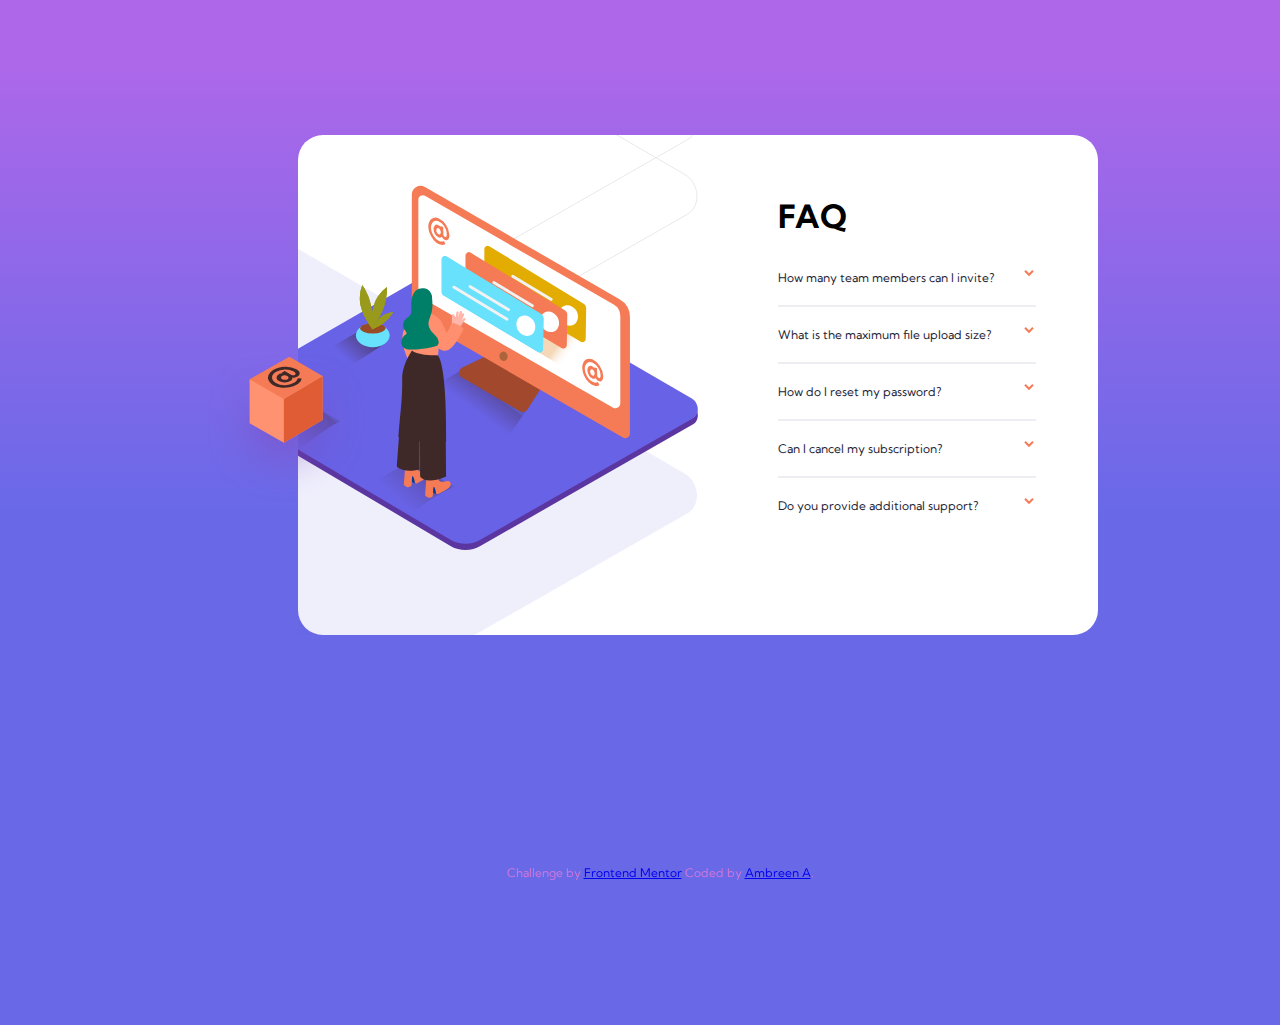
<file: index.html>
<!DOCTYPE html>
<html lang="en">
  <head>
    <meta charset="UTF-8" />
    <meta name="viewport" content="width=device-width, initial-scale=1.0" />

    <!--  Fonts -->
    <link
      href="https://fonts.googleapis.com/css2?family=Kumbh+Sans&display=swap"
      rel="stylesheet"
    />
    <link
      href="https://fonts.googleapis.com/css2?family=Kumbh+Sans:wght@400;700&display=swap"
      rel="stylesheet"
    />
    <link
      href="https://fonts.googleapis.com/css2?family=Kumbh+Sans:wght@300;700&display=swap"
      rel="stylesheet"
    />
    <link rel="stylesheet" href="./style.css" />
    <link rel="stylesheet" href="./mobile-design.css">
    <!-- displays site properly based on user's device -->

   
    <link
      rel="icon"
      type="image/png"
      sizes="32x32"
      href="./images/favicon-32x32.png"
    />

    <title>Frontend Mentor | FAQ Accordion Card</title>
  </head>
  <body> 

    <!-- 
      Div 1 .box absolute/5
      Div 2  relative/3
      Div 3  relative/2
      Div 4 absolute 1
      Div 5 8


     -->
   
    <div class="main-wrapper">
      <div class="box"></div>
    <div class="wrapper">
      

      <div id="main-div">
        
      
        <div class="img-div">
         
       

     
      </div>
      <div id="questions">
        <h1>FAQ</h1>
        <button class="question" >
          How many team members can I invite?
          <img id="arrow" src="./images/icon-arrow-down.svg" alt="">
        </button>
        
        <p id="answers">
          You can invite up to 2 additional users on the Free plan. There is no
          limit on team members for the Premium plan.
        </p>
        <hr>
        <button class="question" >
          What is the maximum file upload size?
          <img id="arrow" src="./images/icon-arrow-down.svg" alt="">
        </button>
        
        <p id="answers">
          No more than 2GB. All files in your account must fit your allotted
          storage space.
        </p>
        <hr>
        <button class="question" >
          How do I reset my password?
          <img id="arrow" src="./images/icon-arrow-down.svg" alt="">
        </button>
        
        <p id="answers">
          Click “Forgot password” from the login page or “Change password” from
          your profile page. A reset link will be emailed to you.
        </p>
        <hr>
        <button class="question" >
          Can I cancel my subscription?
          <img id="arrow" src="./images/icon-arrow-down.svg" alt="">
        </button>
        
        <p id="answers">
          Yes! Send us a message and we’ll process your request no questions
          asked.
        </p>
  <hr>
        <button class="question" >
          Do you provide additional support?
          <img  id="arrow" src="./images/icon-arrow-down.svg" alt="">
        </button>
        
        <p id="answers">
          Chat and email support is available 24/7. Phone lines are open during
          normal business hours.
        </p>
      </div>
  
    </div>
    
    



    </div>
    
    </div>
  

    <!-- <div class="attribution"></div> -->

    <footer>
      Challenge by
      <a href="https://www.frontendmentor.io?ref=challenge" target="_blank"
        >Frontend Mentor</a
      > Coded by <a href="#">Ambreen A</a>.
    </footer>
  </body>
  
  <script src="./script.js"></script>
</html>
</file>
<file: style.css>
body {
  background: linear-gradient(
    to bottom,
    hsl(273, 75%, 66%) 5%,
    hsla(240, 73%, 66%) 50%
  );
  width: 100%;
  height: auto;
  overflow: hidden;
}

.main-wrapper {


  width: 900px;
  margin: auto;
 
}
.wrapper {
  width: 900px;
  margin: auto;
  margin-top: 15%;

}

#main-div {
 
  border-radius: 25px;
  background-color: white;
  font-family: "Kumbh Sans", sans-serif;
  position: relative;
  z-index: 2;
  margin-left: 100px;
}

.img-div {
  height: 500px;
  background-image: url(./images/illustration-woman-online-desktop.svg),
    url(./images/bg-pattern-desktop.svg);

  background-repeat: no-repeat;
  background-size: 60%, 120%;
  background-position: -80px 50px, -560px -310px;
  position: relative;
  z-index: 3;
}

.box {
  background-image: url(./images/illustration-box-desktop.svg);
  background-repeat: no-repeat;
  background-size: 30%;
  background-position: 10px 220px;
  overflow: hidden;
  height: 100%;
  width: 520px;
  position: fixed;
  z-index: 5;
}

footer {
  bottom: 0;
  position: fixed;
  width: 100%;
  text-align: center;
  left: 0;
  padding: 20px;
  font-family: "Kumbh Sans", sans-serif;
  color: hsl(293, 58%, 66%);
  font-size: 12px;
}

#questions {
  float: right;
  padding-top: 40px;
  width: 40%;
  height: 450px;
  overflow: auto;
  margin-top: -500px;
  margin-bottom: 400px;
  position: relative;
  z-index: 3;
}

#answers {
  display: none;
  font-family: "Kumbh Sans", sans-serif;
  font-size: 10px;
  color: hsl(240, 6%, 50%);
  width: 80%;
}

button {
  outline: none;
  cursor: pointer;
  padding: 12px 0 12px 0;
  width: 100%;
  text-align: left;
  border: none;
  background-color: white;
  width: 80%;
  color: hsl(238, 29%, 16%);
  font-size: 12px;
  transition: 0.4s;
  font-family: "Kumbh Sans", sans-serif;
}

button:hover {
  color: hsl(14, 88%, 65%);
}

hr {
  float: left;
  width: 80%;
  border: solid 1px hsl(240, 15%, 94%);
}

#arrow {
  float: right;
}
</file>
<file: mobile-design.css>
@media only screen and (max-width: 376px) {

  #main-div {
    width: 85%;
    margin-top: 150px;
    margin-left: 17px;
    height: 600px;
   
  
  }
  .main-wrapper {
    width: 100%;
 
  }

  .wrapper {
    margin: 0;
    width: 100%;
    
  }

  .img-div {
   
    background-size: 80%, 90%;
    margin-bottom: 80px;
    background-position: 40px -110px, 10px -100px;
    
  
   
  }

  .box {
    
    background-size: 120%;
    background-position: 10px -10px;
    height: 20%;
    width: 120px;
  }

  #questions {
    width: 100%;
    text-align: center;
    
    
  }

  footer {
    display: none;
  }
}
</file>
